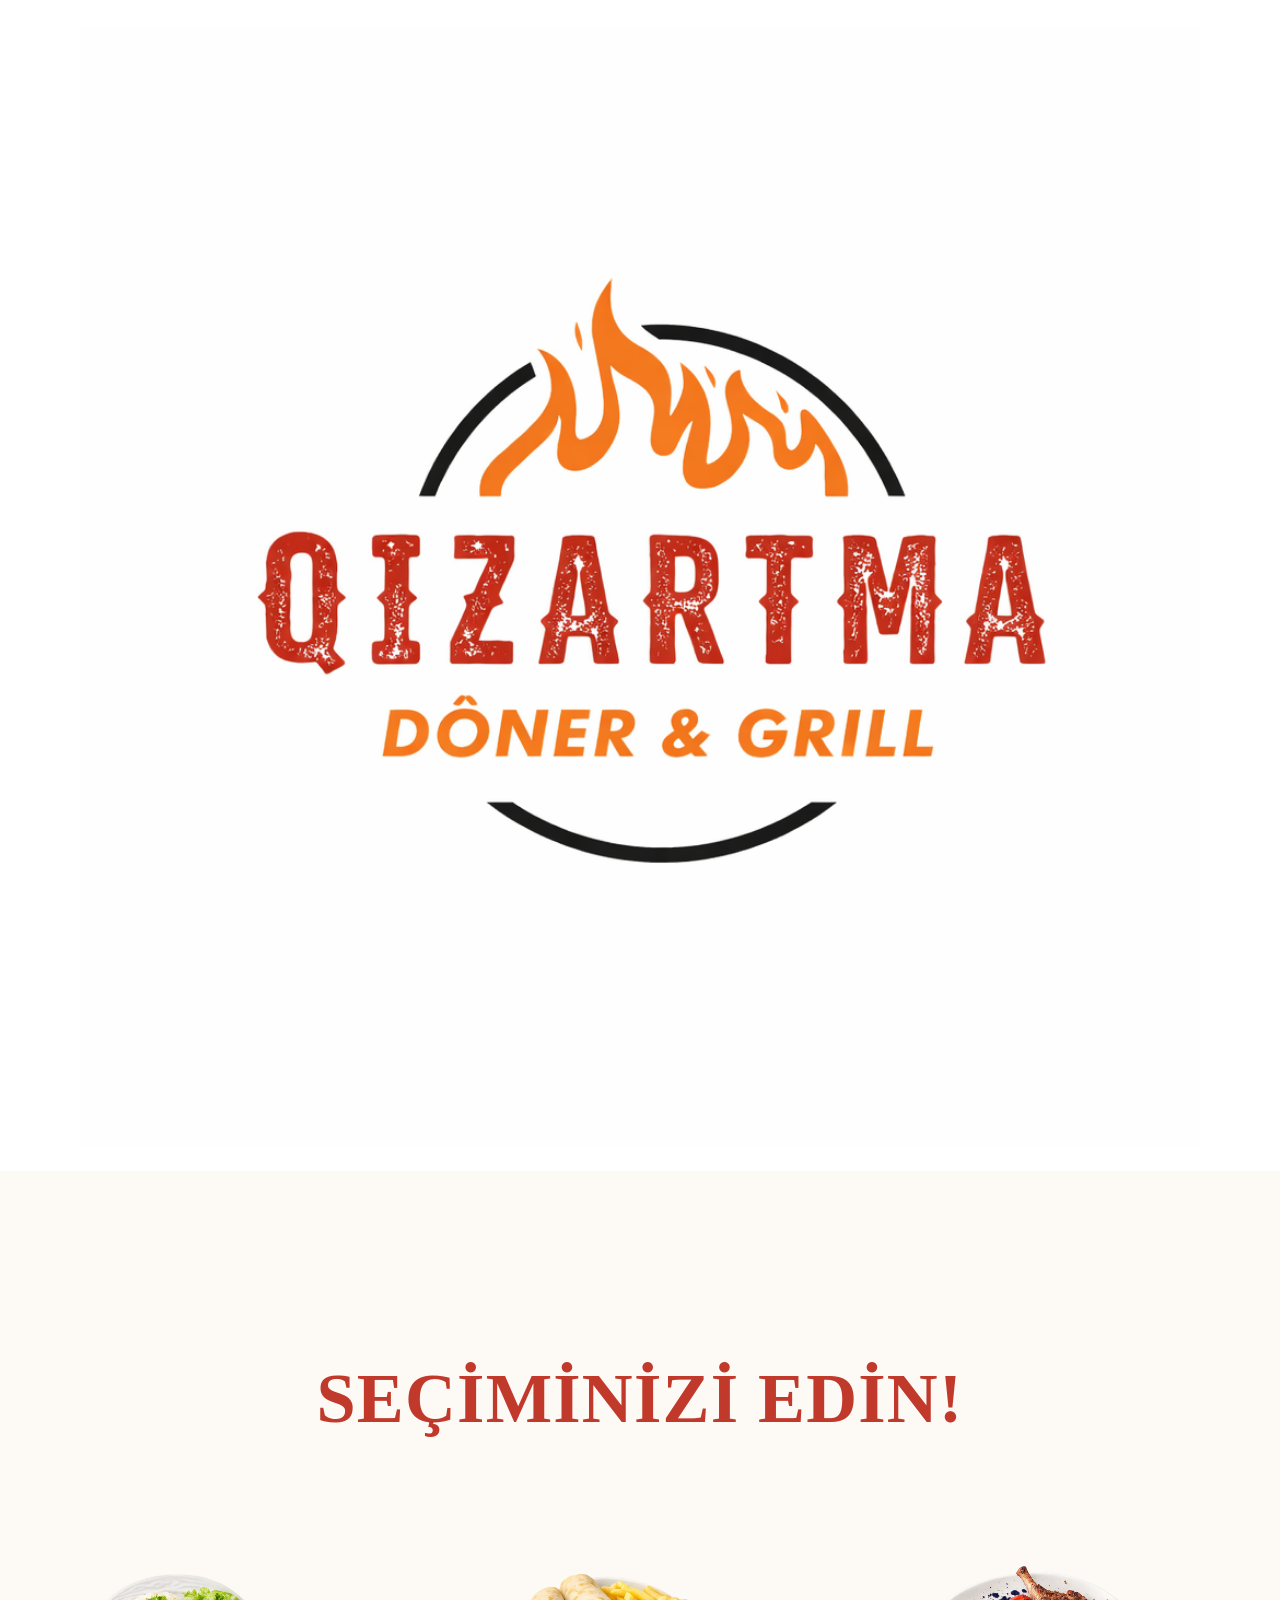
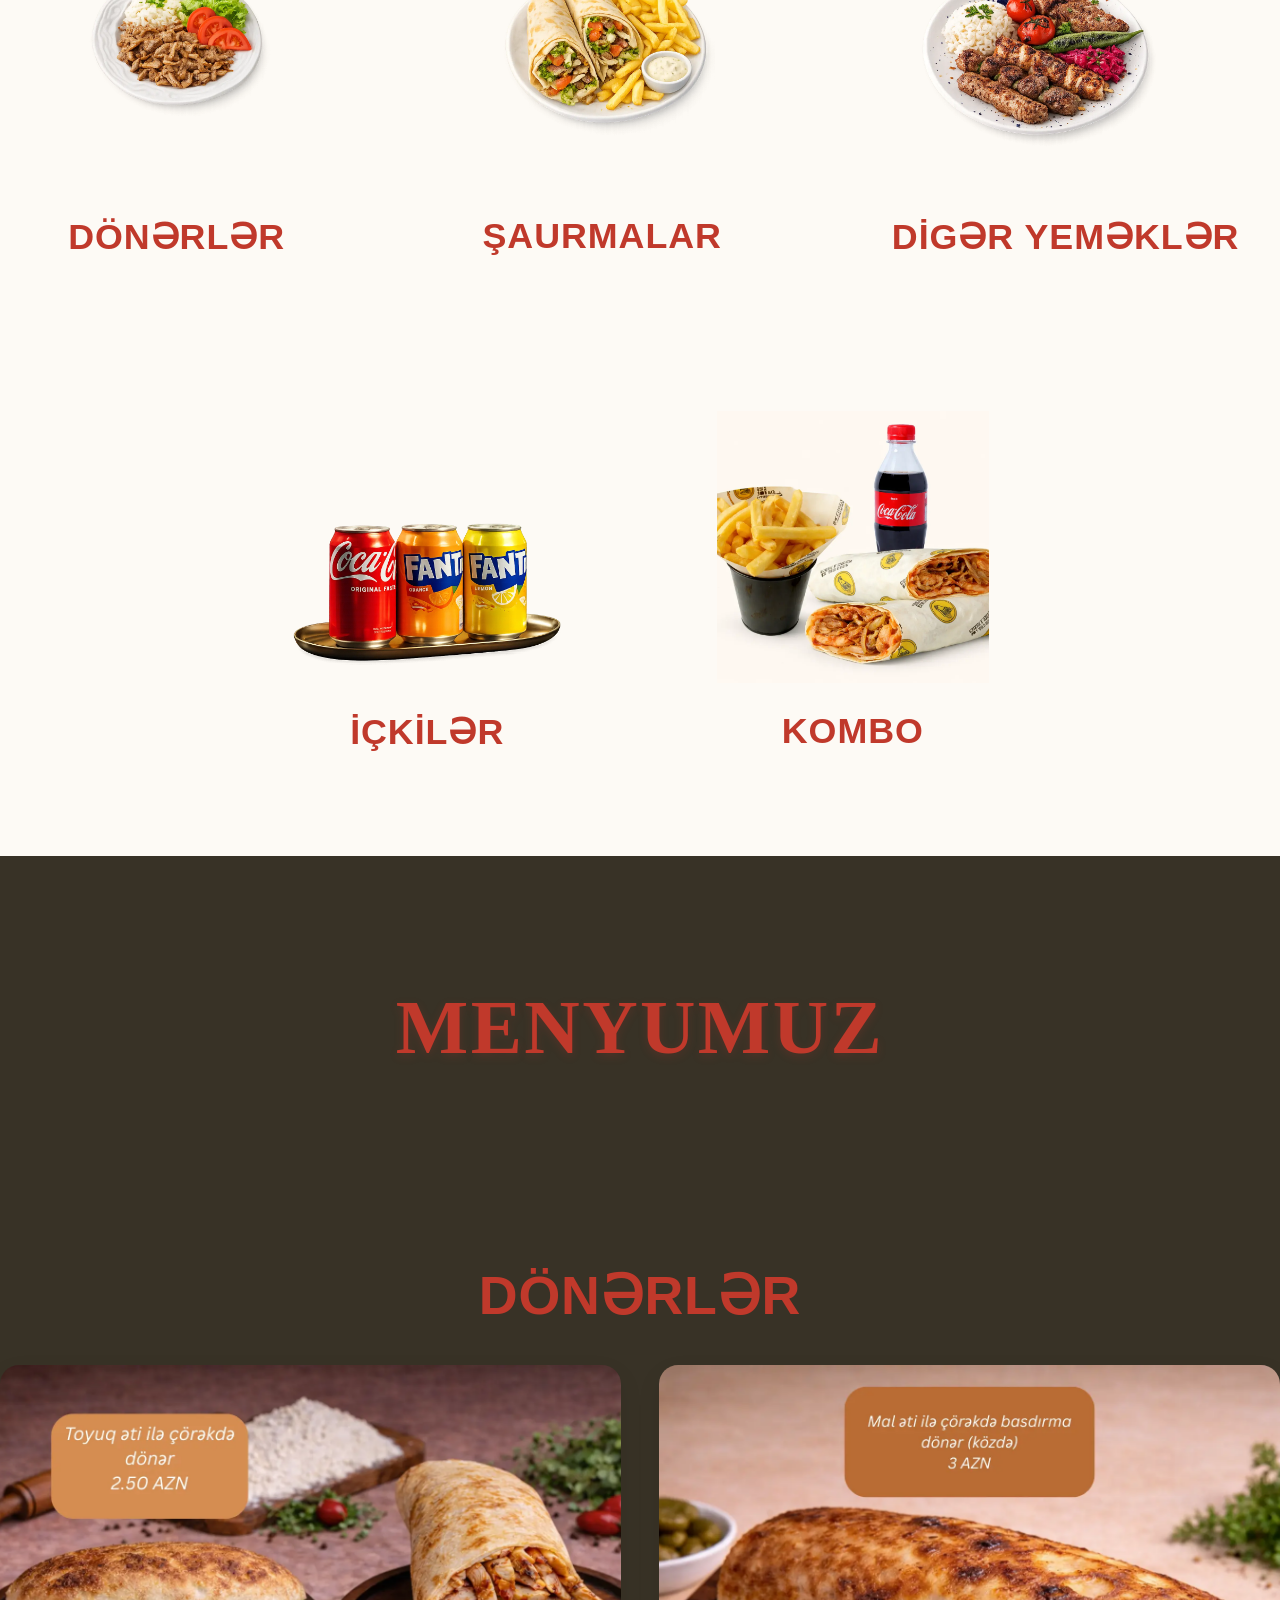
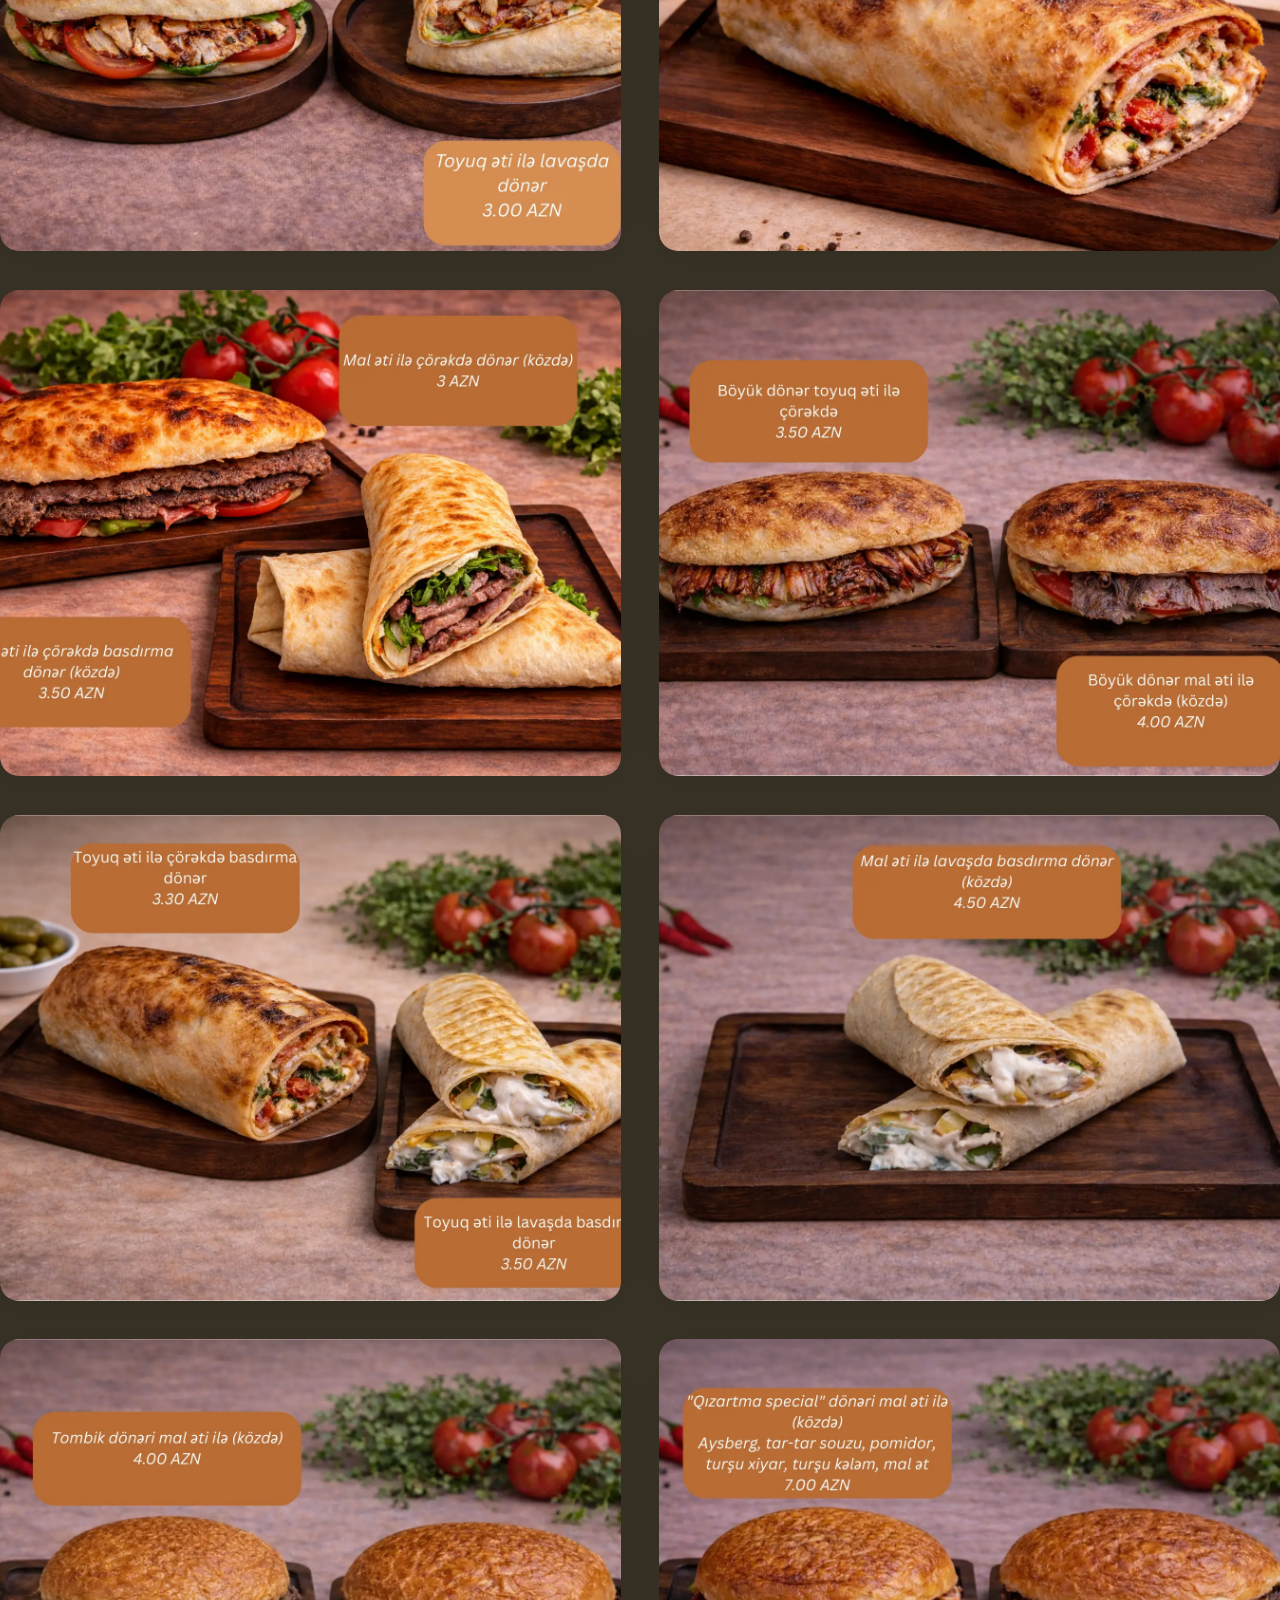
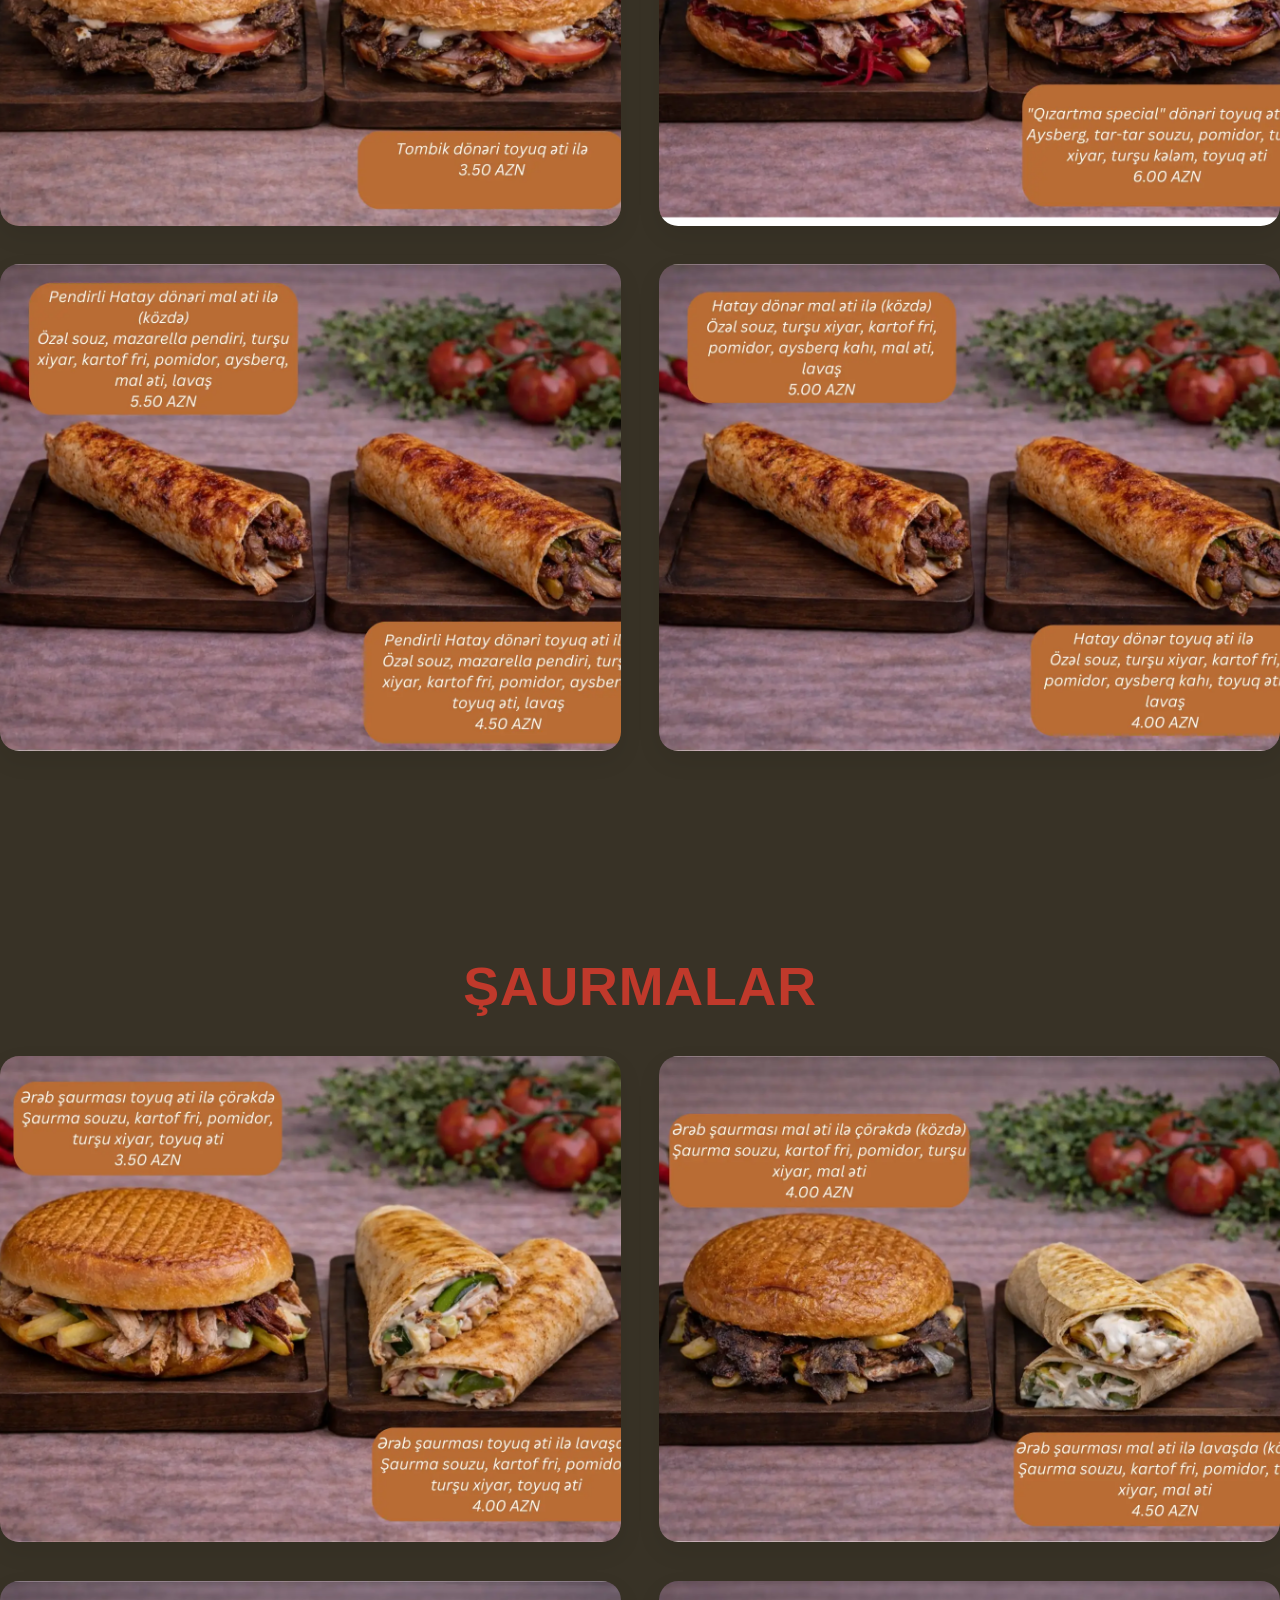
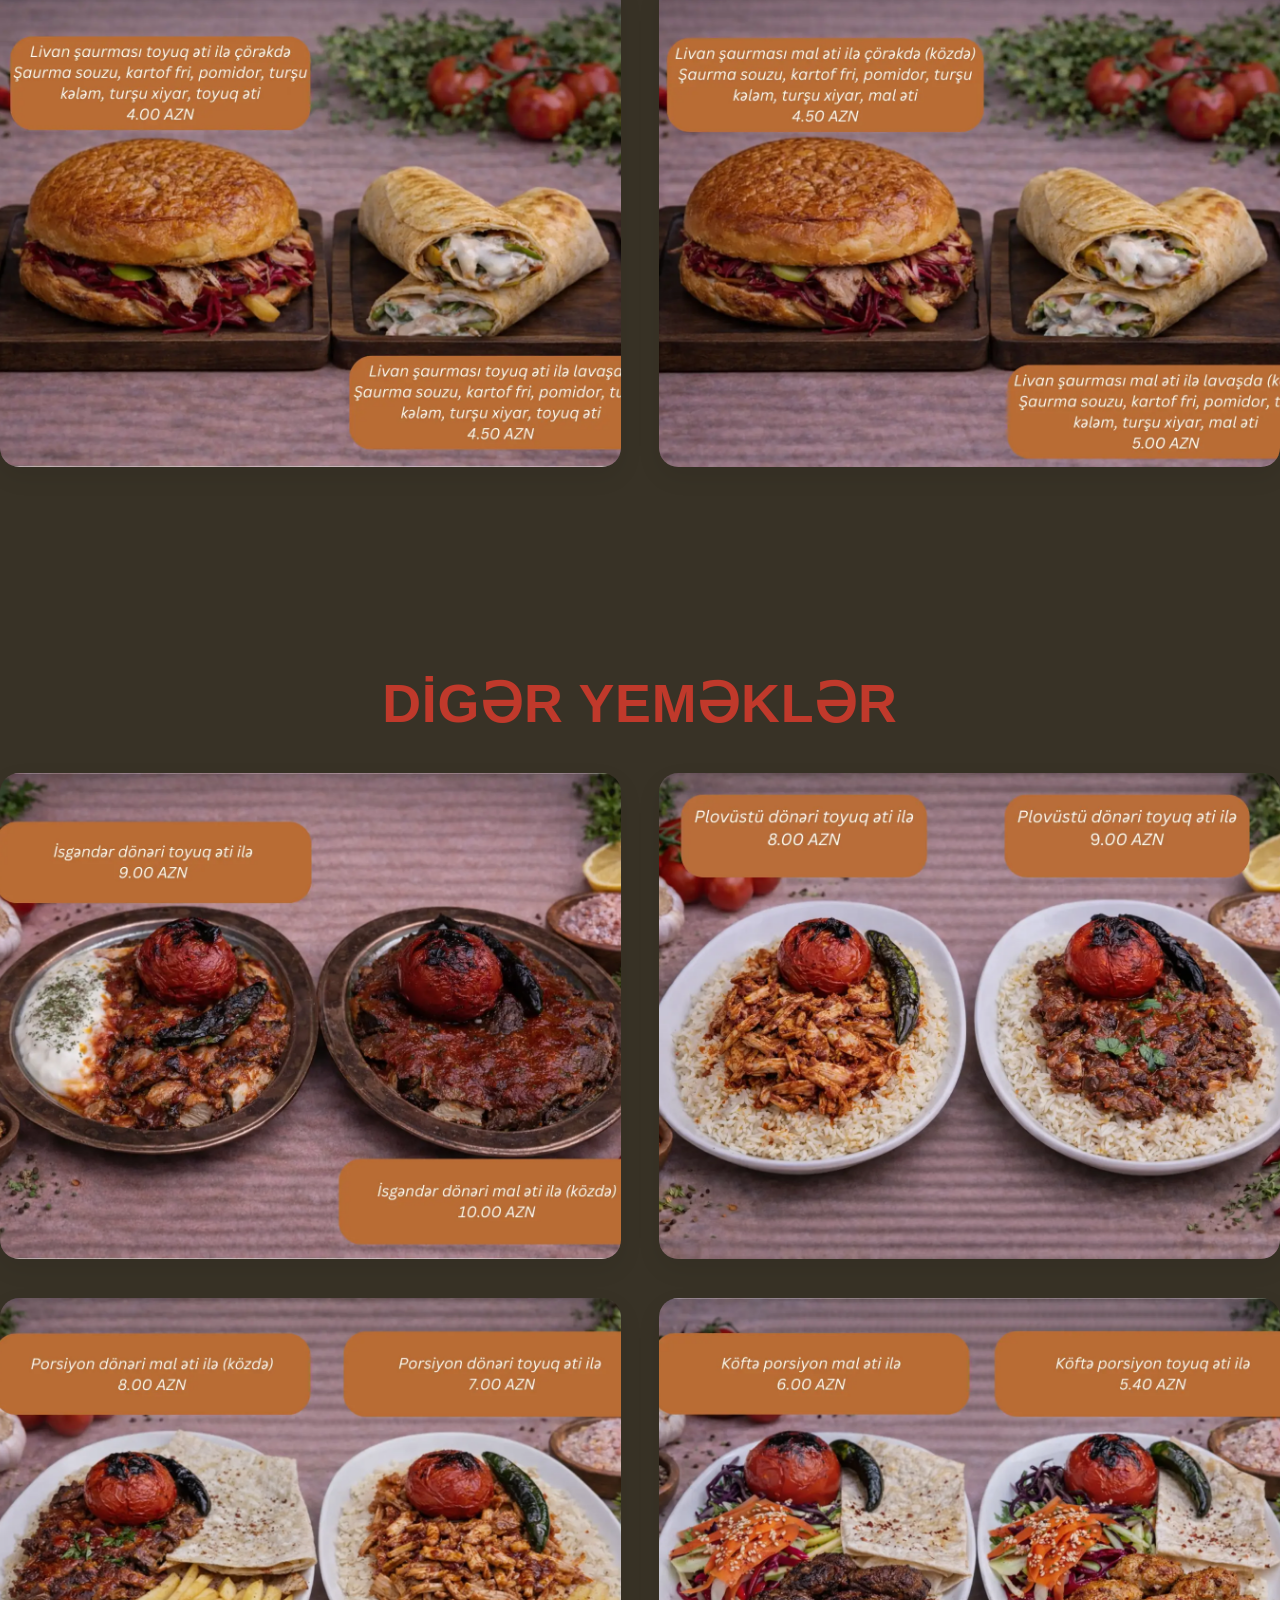
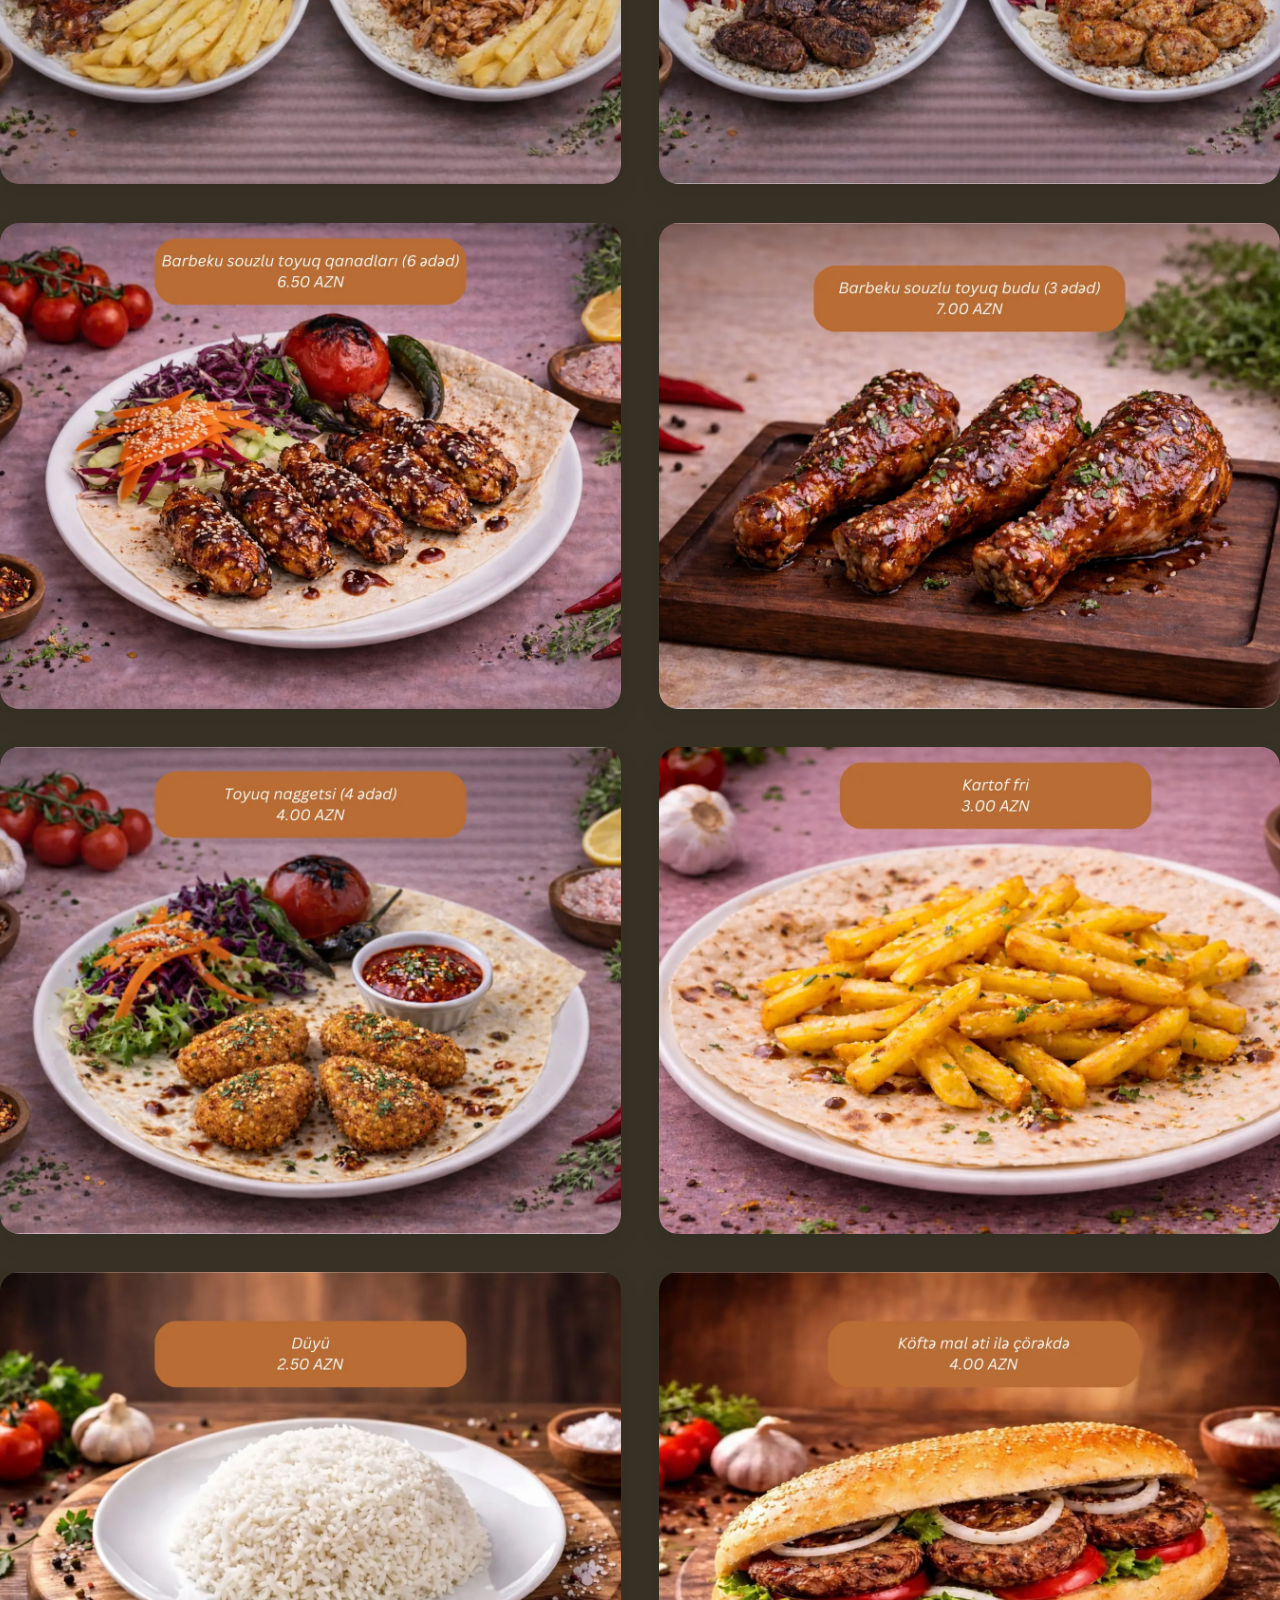
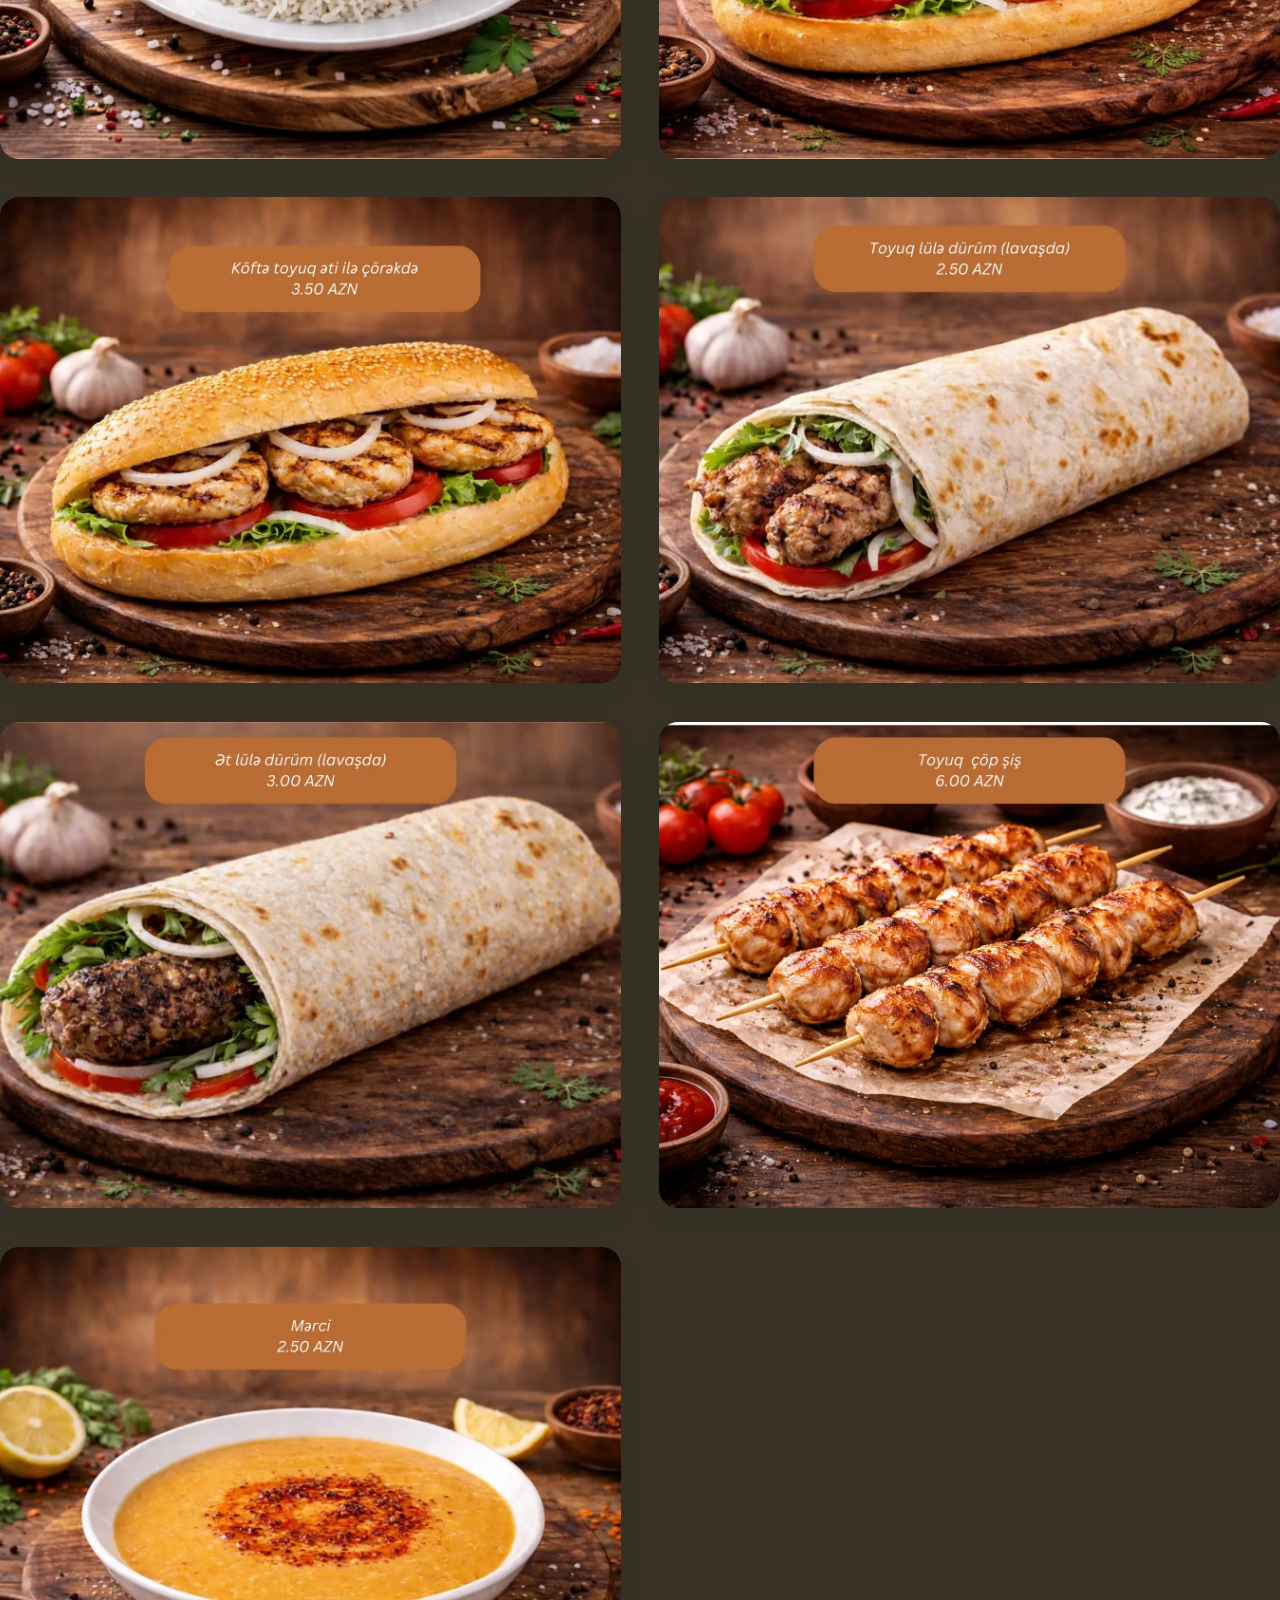
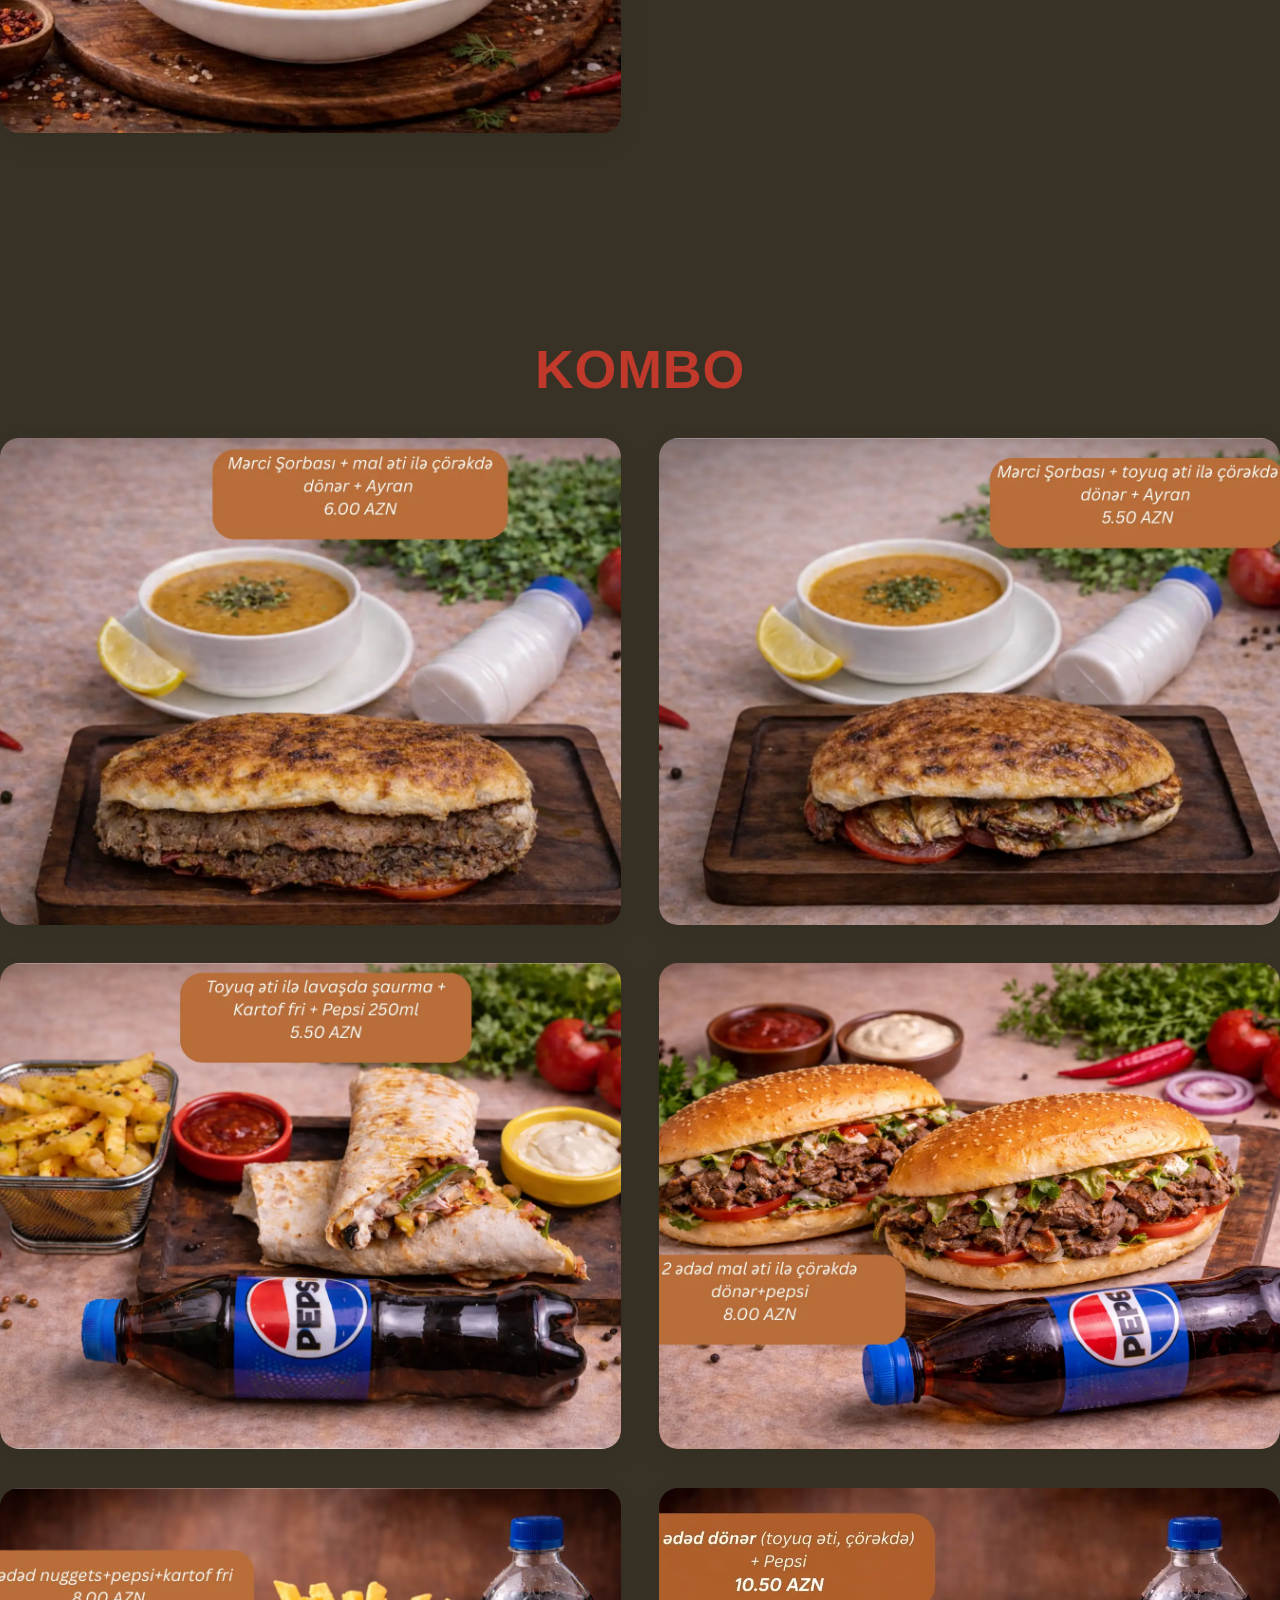
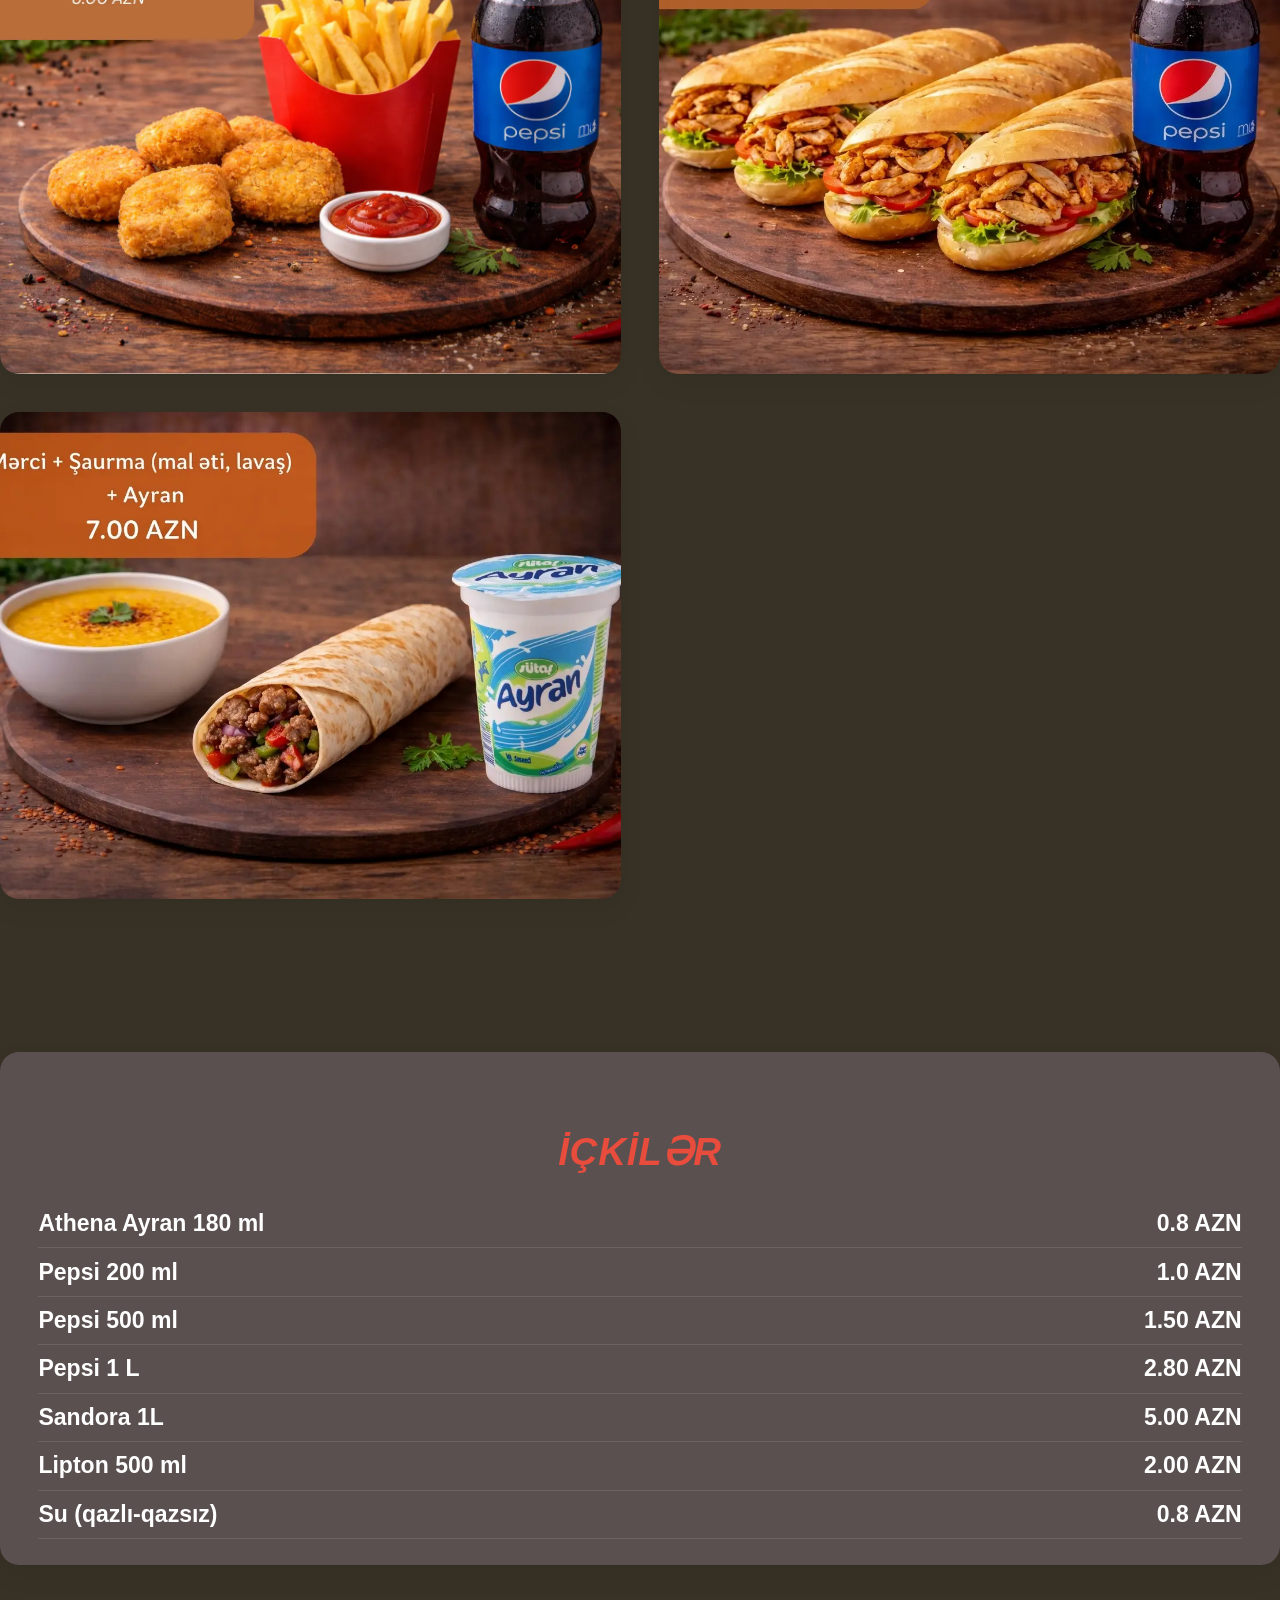
<file: index.html>
<!DOCTYPE html>
<html lang="az">
<head>
    <meta charset="UTF-8">
    <meta name="viewport" content="width=device-width, initial-scale=1.0">
    <title>Qızartma Dönər - Menyu</title>
    <link rel="icon" href="data:,">
    <!-- Font Awesome - səhifə yüklənəndən sonra yüklənir -->
    <link rel="preconnect" href="https://cdnjs.cloudflare.com">
    <link rel="stylesheet" href="https://cdnjs.cloudflare.com/ajax/libs/font-awesome/5.15.3/css/all.min.css" media="print" onload="this.media='all'">
    <noscript><link rel="stylesheet" href="https://cdnjs.cloudflare.com/ajax/libs/font-awesome/5.15.3/css/all.min.css"></noscript>

    <!-- Logo şəkli əvvəlcədən yüklənir -->
    <link rel="preload" as="image" href="images/Qizartma.png">
    <link rel="preload" as="image" href="images/Qizartma_mobile.png">

    <link rel="stylesheet" href="css/style.css">
</head>
<body>

<header>
    <div class="header-flex">
        <div class="logo-container">
            <img src="images/Qizartma.png" alt="Qızartma Dönər Logo" class="logo-img logo-desktop">
            <img src="images/Qizartma_mobile.png" alt="Qızartma Dönər Logo" class="logo-img logo-mobile">
        </div>
    </div>
</header>

<section class="hero">
    <div class="container">
        <h1 class="hero-title">SEÇİMİNİZİ EDİN!</h1>
        <p class="hero-subtitle"></p>

        <div class="flavor-grid">
            <a href="#donerler" class="flavor-item">
                <div class="flavor-circle">
                    <img src="images/Doner Basliq_new.webp" alt="Dönərlər" loading="lazy">
                </div>
                <span class="flavor-label">DÖNƏRLƏR</span>
            </a>

            <a href="#saurmalar" class="flavor-item">
                <div class="flavor-circle">
                    <img src="images/saurma basliq_new.webp" alt="Şaurmalar" loading="lazy">
                </div>
                <span class="flavor-label">ŞAURMALAR</span>
            </a>

            <a href="#diger" class="flavor-item">
                <div class="flavor-circle">
                    <img src="images/qairisiq kabab_new.webp" alt="Digər yeməklər" loading="lazy">
                </div>
                <span class="flavor-label">DİGƏR YEMƏKLƏR</span>
            </a>

            <a href="#ickiler" class="flavor-item">
                <div class="flavor-circle">
                    <img src="images/ickilerr_new.webp" alt="İçkilər" loading="lazy">
                </div>
                <span class="flavor-label">İçkilər</span>
            </a>
              <a href="#kombo" class="flavor-item">
                <div class="flavor-circle">
                   <img src="images/kombo icon1.webp" alt="Kombo" loading="lazy">
                </div>
                <span class="flavor-label">Kombo</span>
            </a>
            
        </div>
    </div>
</section>

<main class="menu-content">
    <div class="container">
        <h1 class="menu-main-title">MENYUMUZ</h1>

        <!-- Dönərlər -->
        <section id="donerler" class="menu-section">
            <h2>Dönərlər</h2>
            <div class="menu-grid">

                <div class="box">
                    <div class="image">
                        <img src="images/Toyuq əti ilə çörəkdə dönər 2.50 AZN_new.webp" alt="" loading="lazy">
                    </div>
                </div>

                <div class="box">
                    <div class="image">
                        <img src="images/Basdırma_new.webp" alt="" loading="lazy">
                    </div>
                </div>

                <div class="box">
                    <div class="image">
                        <img src="images/yeni 3_new.webp" alt="" loading="lazy">
                    </div>
                </div>

                <div class="box">
                    <div class="image">
                        <img src="images/yeni 5_new.webp" alt="" loading="lazy">
                    </div>
                </div>

                <div class="box">
                    <div class="image">
                        <img src="images/yeni 6_new.webp" alt="" loading="lazy">
                    </div>
                </div>

                <div class="box">
                    <div class="image">
                        <img src="images/yeni 8_new.webp" alt="" loading="lazy">
                    </div>
                </div>

                <div class="box">
                    <div class="image">
                        <img src="images/yeni 10_new.webp" alt="" loading="lazy">
                    </div>
                </div>

                <div class="box">
                    <div class="image">
                        <img src="images/yeni 12_new.webp" alt="" loading="lazy">
                    </div>
                </div>

                <div class="box">
                    <div class="image">
                        <img src="images/yeni 13_new.webp" alt="" loading="lazy">
                    </div>
                </div>

                <div class="box">
                    <div class="image">
                        <img src="images/yeni 14_new.webp" alt="" loading="lazy">
                    </div>
                </div>

            </div>
        </section>

        <!-- Şaurmalar -->
        <section id="saurmalar" class="menu-section">
            <h2>Şaurmalar</h2>
            <div class="menu-grid">

                <div class="box">
                    <div class="image">
                        <img src="images/yeni 15_new.webp" alt="" loading="lazy">
                    </div>
                </div>

                <div class="box">
                    <div class="image">
                        <img src="images/yeni 16_new.webp" alt="" loading="lazy">
                    </div>
                </div>

                <div class="box">
                    <div class="image">
                        <img src="images/yeni 17_new.webp" alt="" loading="lazy">
                    </div>
                </div>

                <div class="box">
                    <div class="image">
                        <img src="images/yeni 18_new.webp" alt="" loading="lazy">
                    </div>
                </div>

            </div>
        </section>

        <!-- Digər Yeməklər -->
        <section id="diger" class="menu-section">
            <h2>Digər Yeməklər</h2>
            <div class="menu-grid">

                <div class="box">
                    <div class="image">
                        <img src="images/iskender yeni_new.webp" alt="" loading="lazy">
                    </div>
                </div>

                <div class="box">
                    <div class="image">
                        <img src="images/pulov_new.webp" alt="" loading="lazy">
                    </div>
                </div>

                <div class="box">
                    <div class="image">
                        <img src="images/porsiyonn_new.webp" alt="" loading="lazy">
                    </div>
                </div>

                <div class="box">
                    <div class="image">
                        <img src="images/koftee_new.webp" alt="" loading="lazy">
                    </div>
                </div>

                <div class="box">
                    <div class="image">
                        <img src="images/qanad_new.webp" alt="" loading="lazy">
                    </div>
                </div>

                <div class="box">
                    <div class="image">
                        <img src="images/bud_new.webp" alt="" loading="lazy">
                    </div>
                </div>

                <div class="box">
                    <div class="image">
                        <img src="images/nuggets yeni_new.webp" alt="" loading="lazy">
                    </div>
                </div>

                <div class="box">
                    <div class="image">
                        <img src="images/frii_new.webp" alt="" loading="lazy">
                    </div>
                </div>

                <div class="box">
                    <div class="image">
                        <img src="images/duyuu_new.webp" alt="" loading="lazy">
                    </div>
                </div>

                <div class="box">
                    <div class="image">
                        <img src="images/kofte mal_new.webp" alt="" loading="lazy">
                    </div>
                </div>

                <div class="box">
                    <div class="image">
                        <img src="images/kofte toyuqq_new.webp" alt="" loading="lazy">
                    </div>
                </div>

                <div class="box">
                    <div class="image">
                        <img src="images/lule toyuq_new.webp" alt="" loading="lazy">
                    </div>
                </div>

                <div class="box">
                    <div class="image">
                        <img src="images/lule et_new.webp" alt="" loading="lazy">
                    </div>
                </div>

                <div class="box">
                    <div class="image">
                        <img src="images/çöp şiş_new.webp" alt="" loading="lazy">
                    </div>
                </div>

                <div class="box">
                    <div class="image">
                        <img src="images/merci yeni_new.webp" alt="" loading="lazy">
                    </div>
                </div>

            </div>
        </section>

           <!-- Kombo -->
        <section id="kombo" class="menu-section">
            <h2>Kombo</h2>
            <div class="menu-grid">

                <div class="box">
                    <div class="image">
                        <img src="images/kombo yeni 1.webp" alt="" loading="lazy">
                    </div>
                </div>

                <div class="box">
                    <div class="image">
                        <img src="images/kombo yeni 2.webp" alt="" loading="lazy">
                    </div>
                </div>

                <div class="box">
                    <div class="image">
                        <img src="images/kombo yeni 3.webp" alt="" loading="lazy">
                    </div>
                </div>
            
                <div class="box">
                    <div class="image">
                        <img src="images/kombo yeni 5.webp" alt="" loading="lazy">
                    </div>
                </div>

                <div class="box">
                    <div class="image">
                        <img src="images/kombo yeni 6.webp" alt="" loading="lazy">
                    </div>
                </div>

                 <div class="box">
                    <div class="image">
                        <img src="images/kombo 8.webp" alt="" loading="lazy">
                    </div>
                </div>

                 <div class="box">
                    <div class="image">
                        <img src="images/kombo 9.webp" alt="" loading="lazy">
                    </div>
                </div>
                
            </div>
        </section>


        <!-- İçkilər -->
       <section id="ickiler" class="menu-section">
    <div class="menu-grid">
        <div class="box icki-box">
            <h2>İçkilər</h2>
            <ul class="icki-list">
                <li><span>Athena Ayran 180 ml</span><span>0.8 AZN</span></li>
                <li><span>Pepsi 200 ml</span><span>1.0 AZN</span></li>
                <li><span>Pepsi 500 ml</span><span>1.50 AZN</span></li>
                <li><span>Pepsi 1 L</span><span>2.80 AZN</span></li>
                <li><span>Sandora 1L</span><span>5.00 AZN</span></li>
                <li><span>Lipton 500 ml</span><span>2.00 AZN</span></li>
                <li><span>Su (qazlı-qazsız)</span><span>0.8 AZN</span></li>
            </ul>
        </div>
    </div>
</section>

    </div>
</main>

<script src="https://unpkg.com/swiper/swiper-bundle.min.js" defer></script>
<script src="js/script.js" defer></script>

</body>
</html>
</file>
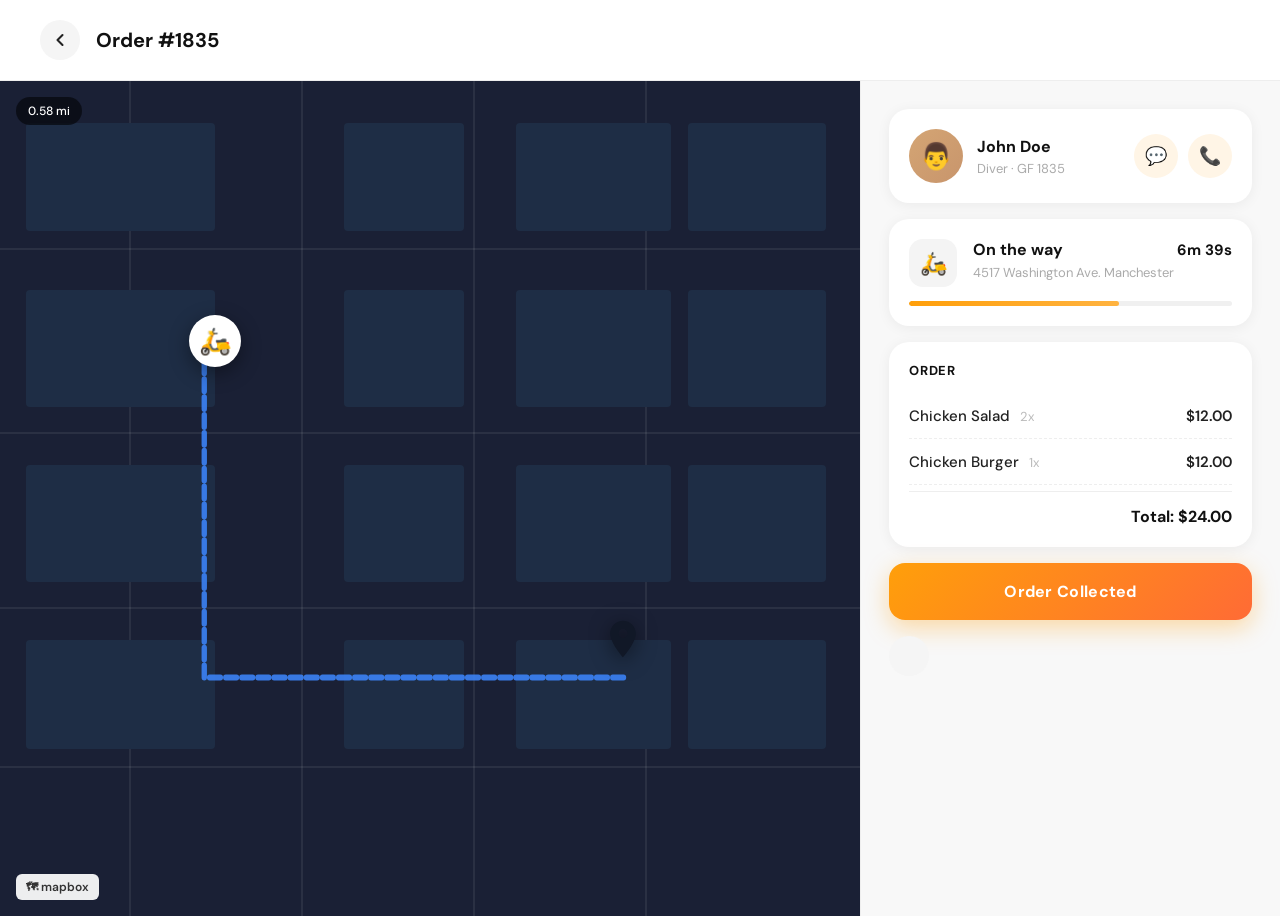
<file: order.html>
<!DOCTYPE html>
<html lang="az">
<head>
    <meta charset="UTF-8">
    <meta name="viewport" content="width=device-width, initial-scale=1.0">
    <title>Order Tracking</title>
    <link href="https://fonts.googleapis.com/css2?family=DM+Sans:wght@400;500;600;700&display=swap" rel="stylesheet">
    <style>
        
        * {
            margin: 0;
            padding: 0;
            box-sizing: border-box;
        }

        body {
            background: #f0f2f5;
            font-family: 'DM Sans', sans-serif;
            min-height: 100vh;
        }

        /* Header */
        .header {
            display: flex;
            align-items: center;
            gap: 16px;
            padding: 20px 40px;
            background: #fff;
            border-bottom: 1px solid #eee;
            box-shadow: 0 2px 12px rgba(0,0,0,0.05);
        }

        .back-btn {
            width: 40px;
            height: 40px;
            display: flex;
            align-items: center;
            justify-content: center;
            cursor: pointer;
            color: #222;
            border-radius: 50%;
            background: #f5f5f5;
            transition: background 0.2s;
        }

        .back-btn:hover {
            background: #eee;
        }

        .back-btn svg {
            width: 20px;
            height: 20px;
        }

        .header h2 {
            font-size: 20px;
            font-weight: 700;
            color: #111;
        }

        /* Main layout */
        .main {
            display: grid;
            grid-template-columns: 1fr 420px;
            gap: 0;
            height: calc(100vh - 65px);
        }

        /* Map side */
        .map-side {
            position: relative;
            overflow: hidden;
            background: #1a2035;
        }

        .map-grid {
            position: absolute;
            inset: 0;
        }

        .road-h {
            position: absolute;
            left: 0;
            right: 0;
            height: 2px;
            background: rgba(255,255,255,0.07);
        }

        .road-v {
            position: absolute;
            top: 0;
            bottom: 0;
            width: 2px;
            background: rgba(255,255,255,0.07);
        }

        .block {
            position: absolute;
            background: #1e2d45;
            border-radius: 4px;
        }

        .route-svg {
            position: absolute;
            inset: 0;
            width: 100%;
            height: 100%;
        }

        .courier-dot {
            position: absolute;
            top: 28%;
            left: 22%;
            width: 52px;
            height: 52px;
            background: #fff;
            border-radius: 50%;
            display: flex;
            align-items: center;
            justify-content: center;
            font-size: 26px;
            box-shadow: 0 6px 20px rgba(0,0,0,0.4);
            animation: bounce 2s ease-in-out infinite;
            z-index: 10;
        }

        @keyframes bounce {
            0%, 100% { transform: translateY(0); }
            50% { transform: translateY(-6px); }
        }

        .dest-pin {
            position: absolute;
            bottom: 30%;
            right: 25%;
            z-index: 10;
        }

        .dest-pin svg {
            width: 44px;
            height: 44px;
            filter: drop-shadow(0 4px 10px rgba(0,0,0,0.5));
        }

        .map-label {
            position: absolute;
            top: 16px;
            left: 16px;
            background: rgba(0,0,0,0.55);
            color: #fff;
            font-size: 12px;
            font-weight: 500;
            padding: 6px 12px;
            border-radius: 20px;
            backdrop-filter: blur(6px);
            z-index: 10;
        }

        .mapbox-badge {
            position: absolute;
            bottom: 16px;
            left: 16px;
            display: flex;
            align-items: center;
            gap: 5px;
            background: rgba(255,255,255,0.92);
            padding: 5px 10px;
            border-radius: 6px;
            z-index: 10;
        }

        .mapbox-badge span {
            font-size: 12px;
            font-weight: 600;
            color: #333;
        }

        /* Info side */
        .info-side {
            background: #f8f8f8;
            padding: 28px;
            overflow-y: auto;
            display: flex;
            flex-direction: column;
            gap: 16px;
            border-left: 1px solid #eee;
        }

        .card {
            background: #fff;
            border-radius: 20px;
            padding: 20px;
            box-shadow: 0 2px 14px rgba(0,0,0,0.06);
        }

        /* Courier card */
        .courier-card {
            display: flex;
            align-items: center;
            justify-content: space-between;
        }

        .courier-info {
            display: flex;
            align-items: center;
            gap: 14px;
        }

        .avatar {
            width: 54px;
            height: 54px;
            border-radius: 50%;
            background: linear-gradient(135deg, #d4a574, #c8956c);
            display: flex;
            align-items: center;
            justify-content: center;
            font-size: 26px;
        }

        .courier-text h4 {
            font-size: 16px;
            font-weight: 700;
            color: #111;
        }

        .courier-text p {
            font-size: 13px;
            color: #aaa;
            margin-top: 3px;
        }

        .action-btns {
            display: flex;
            gap: 10px;
        }

        .action-btn {
            width: 44px;
            height: 44px;
            border-radius: 50%;
            border: none;
            cursor: pointer;
            display: flex;
            align-items: center;
            justify-content: center;
            font-size: 18px;
            background: #fff5e6;
            transition: transform 0.2s, background 0.2s;
        }

        .action-btn:hover {
            transform: scale(1.1);
            background: #ffecd0;
        }

        /* Status card */
        .status-card {
            display: flex;
            align-items: flex-start;
            gap: 16px;
        }

        .status-icon {
            width: 48px;
            height: 48px;
            background: #f4f4f4;
            border-radius: 14px;
            display: flex;
            align-items: center;
            justify-content: center;
            font-size: 22px;
            flex-shrink: 0;
        }

        .status-info {
            flex: 1;
        }

        .status-row {
            display: flex;
            justify-content: space-between;
            align-items: center;
        }

        .status-info h4 {
            font-size: 16px;
            font-weight: 700;
            color: #111;
        }

        .eta {
            font-size: 15px;
            font-weight: 700;
            color: #111;
        }

        .status-info p {
            font-size: 13px;
            color: #aaa;
            margin-top: 4px;
        }

        .progress-bar {
            margin-top: 14px;
            height: 5px;
            background: #f0f0f0;
            border-radius: 5px;
            overflow: hidden;
        }

        .progress-fill {
            height: 100%;
            width: 65%;
            background: linear-gradient(90deg, #ff9f0a, #ffb340);
            border-radius: 5px;
            animation: prog 3s ease-in-out infinite alternate;
        }

        @keyframes prog {
            from { width: 60%; }
            to { width: 74%; }
        }

        /* Order card */
        .order-card h3 {
            font-size: 13px;
            font-weight: 700;
            color: #111;
            text-transform: uppercase;
            letter-spacing: 0.8px;
            margin-bottom: 14px;
        }

        .order-item {
            display: flex;
            justify-content: space-between;
            align-items: center;
            padding: 12px 0;
            border-bottom: 1px dashed #eee;
        }

        .order-item:last-of-type {
            border-bottom: none;
        }

        .item-name {
            font-size: 15px;
            color: #222;
            font-weight: 500;
        }

        .item-qty {
            font-size: 13px;
            color: #bbb;
            margin-left: 6px;
        }

        .item-price {
            font-size: 15px;
            font-weight: 600;
            color: #222;
        }

        .order-total {
            display: flex;
            justify-content: flex-end;
            padding-top: 14px;
            border-top: 1px solid #eee;
            margin-top: 6px;
        }

        .total-text {
            font-size: 16px;
            font-weight: 700;
            color: #111;
        }

        /* Collect button */
        .collect-btn {
            width: 100%;
            padding: 18px;
            background: linear-gradient(135deg, #ff9f0a, #ff6b35);
            color: #fff;
            font-size: 16px;
            font-weight: 700;
            font-family: 'DM Sans', sans-serif;
            border: none;
            border-radius: 16px;
            cursor: pointer;
            letter-spacing: 0.3px;
            box-shadow: 0 8px 24px rgba(255, 159, 10, 0.35);
            transition: transform 0.2s, box-shadow 0.2s;
        }

        .collect-btn:hover {
            transform: translateY(-2px);
            box-shadow: 0 12px 30px rgba(255, 159, 10, 0.45);
        }

        .collect-btn:active {
            transform: translateY(0);
        }
    </style>
</head>
<body>

    <!-- Header -->
    <div class="header">
        <div class="back-btn">
            <svg viewBox="0 0 24 24" fill="none" stroke="currentColor" stroke-width="2.5" stroke-linecap="round" stroke-linejoin="round">
                <path d="M15 18l-6-6 6-6"/>
            </svg>
        </div>
        <h2>Order #1835</h2>
    </div>

    <!-- Main -->
    <div class="main">

        <!-- Map -->
        <div class="map-side">
            <div class="map-grid">
                <div class="road-h" style="top:20%"></div>
                <div class="road-h" style="top:42%"></div>
                <div class="road-h" style="top:63%"></div>
                <div class="road-h" style="top:82%"></div>

                <div class="road-v" style="left:15%"></div>
                <div class="road-v" style="left:35%"></div>
                <div class="road-v" style="left:55%"></div>
                <div class="road-v" style="left:75%"></div>

                <div class="block" style="top:5%;left:3%;width:22%;height:13%"></div>
                <div class="block" style="top:5%;left:40%;width:14%;height:13%"></div>
                <div class="block" style="top:5%;left:60%;width:18%;height:13%"></div>
                <div class="block" style="top:5%;left:80%;width:16%;height:13%"></div>

                <div class="block" style="top:25%;left:3%;width:22%;height:14%"></div>
                <div class="block" style="top:25%;left:40%;width:14%;height:14%"></div>
                <div class="block" style="top:25%;left:60%;width:18%;height:14%"></div>
                <div class="block" style="top:25%;left:80%;width:16%;height:14%"></div>

                <div class="block" style="top:46%;left:3%;width:22%;height:14%"></div>
                <div class="block" style="top:46%;left:40%;width:14%;height:14%"></div>
                <div class="block" style="top:46%;left:60%;width:18%;height:14%"></div>
                <div class="block" style="top:46%;left:80%;width:16%;height:14%"></div>

                <div class="block" style="top:67%;left:3%;width:22%;height:13%"></div>
                <div class="block" style="top:67%;left:40%;width:14%;height:13%"></div>
                <div class="block" style="top:67%;left:60%;width:18%;height:13%"></div>
                <div class="block" style="top:67%;left:80%;width:16%;height:13%"></div>
            </div>

            <svg class="route-svg" viewBox="0 0 800 700" preserveAspectRatio="none">
                <path d="M 190 220 L 190 500 L 580 500"
                      stroke="#3B82F6"
                      stroke-width="5"
                      fill="none"
                      stroke-linecap="round"
                      stroke-dasharray="10 5"
                      opacity="0.9"/>
            </svg>

            <div class="courier-dot">🛵</div>

            <div class="dest-pin">
                <svg viewBox="0 0 24 24" fill="#111827">
                    <path d="M12 2C8.13 2 5 5.13 5 9c0 5.25 7 13 7 13s7-7.75 7-13c0-3.87-3.13-7-7-7zm0 9.5c-1.38 0-2.5-1.12-2.5-2.5s1.12-2.5 2.5-2.5 2.5 1.12 2.5 2.5-1.12 2.5-2.5 2.5z"/>
                </svg>
            </div>

            <div class="map-label">0.58 mi</div>

            <div class="mapbox-badge">
                <span>🗺 mapbox</span>
            </div>
        </div>

        <!-- Info Panel -->
        <div class="info-side">

            <!-- Courier -->
            <div class="card courier-card">
                <div class="courier-info">
                    <div class="avatar">👨</div>
                    <div class="courier-text">
                        <h4>John Doe</h4>
                        <p>Diver · GF 1835</p>
                    </div>
                </div>
                <div class="action-btns">
                    <button class="action-btn">💬</button>
                    <button class="action-btn">📞</button>
                </div>
            </div>

            <!-- Status -->
            <div class="card">
                <div class="status-card">
                    <div class="status-icon">🛵</div>
                    <div class="status-info">
                        <div class="status-row">
                            <h4>On the way</h4>
                            <span class="eta">6m 39s</span>
                        </div>
                        <p>4517 Washington Ave. Manchester</p>
                    </div>
                </div>
                <div class="progress-bar">
                    <div class="progress-fill"></div>
                </div>
            </div>

            <!-- Order -->
            <div class="card order-card">
                <h3>Order</h3>
                <div class="order-item">
                    <div>
                        <span class="item-name">Chicken Salad</span>
                        <span class="item-qty">2x</span>
                    </div>
                    <span class="item-price">$12.00</span>
                </div>
                <div class="order-item">
                    <div>
                        <span class="item-name">Chicken Burger</span>
                        <span class="item-qty">1x</span>
                    </div>
                    <span class="item-price">$12.00</span>
                </div>
                <div class="order-total">
                    <span class="total-text">Total: $24.00</span>
                </div>
            </div>

            <!-- Button -->
            <button class="collect-btn">Order Collected</button>
            <div class="back-btn" onclick="history.back()">
    <svg ... > ... </svg>

        </div>
    </div>

</body>
</html>
</file>
<file: css/style.css>
@media (min-width: 769px) {
  html {
    zoom: 0.8;
  }
}
body {
    background: #383226 !important; 
    color: #2c1a0d;
    font-family: 'Nunito', sans-serif;
    margin: 0;
    padding: 0;
}

header {
    background: white;
    padding: 2rem 0;
    box-shadow: 0 4px 15px rgba(0,0,0,0.06);
}

.header-flex {
    display: flex;
    justify-content: space-between;
    align-items: center;
    max-width: 1400px;
    margin: 0 auto;
    padding: 0 4rem;
}

.logo-container {
    flex: 1;
    text-align: center;
}

.logo-circle {
    width: 100px;                
    height: 100px;
    border-radius: 50%;
    background: linear-gradient(135deg, #ff6b35, #c0392b);
    display: flex;
    align-items: center;
    justify-content: center;
    margin: 0 auto 0.8rem;
    box-shadow: 0 6px 20px rgba(192,57,43,0.25);
    overflow: hidden;
    border: 4px solid white;
}

.logo-img {
    width: 100%;
    height: 100%;
    height: auto;
    object-fit: contain;
    display: block;
}

.logo-text {
    font-size: 2.8rem;           
    font-weight: bold;
    color: #c0392b;
    letter-spacing: 1px;
    text-transform: uppercase;
}

.icons {
    display: flex;
    align-items: center;
    gap: 2rem;
}

.favorites-wrapper {
    position: relative;
}

.favorites-count {
    position: absolute;
    top: -6px;
    right: -6px;
    background: #e74c3c;
    color: white;
    font-size: 1.1rem;
    width: 20px;
    height: 20px;
    border-radius: 50%;
    display: flex;
    align-items: center;
    justify-content: center;
}

.hero {
    padding: 10rem 0 8rem;
    text-align: center;
    background: #fdfaf5; 
}

.hero-title {
    font-size: 5.5rem;
    font-weight: 900;
    color: #c0392b;
    margin-bottom: 1.2rem;
    letter-spacing: 1.5px;
    text-transform: uppercase;
    font-family: 'Playfair Display', serif; 
}

.hero-subtitle {
    font-size: 2.2rem;
    color: #444;
    margin-bottom: 6rem;
    font-weight: 400;
    letter-spacing: 0.5px;
}

.flavor-grid {
    display: flex;
    justify-content: center;
    gap: 12rem; 
    flex-wrap: wrap;
}

.flavor-item {
    text-decoration: none;
    color: inherit;
    text-align: center;
}

/* ✅ DÜZƏLİŞ 1: border-radius: 0, overflow: visible - şəkil yuvarlaq kəsilmir */
.flavor-circle {
    width: 340px;                
    height: 340px;
    border-radius: 0;
    overflow: visible;
    background: transparent;
    border: none;
    box-shadow: none;
    transition: transform 0.4s ease;
    display: flex;
    align-items: center;
    justify-content: center;
}

.flavor-circle img {
    width: 100%;
    height: 100%;
    object-fit: cover;            
    object-position: center;      
    display: block;
}

.flavor-item:hover .flavor-circle {
    transform: scale(1.07);
}

.flavor-label {
    display: block;
    margin-top: 2.2rem;
    font-size: 2.8rem;
    font-weight: 700;
    color: #c0392b;
    letter-spacing: 1.2px;
    text-transform: uppercase;
}

.menu-content {
    padding-top: 4rem;
}

.menu-section {
    padding: 6rem 0;
}

.menu-section h2 {
    font-size: 4.2rem;
    color: #c0392b;
    text-align: center;
    margin: 4rem 0 3rem;
    font-weight: 700;
    letter-spacing: 1px;
    text-transform: uppercase;
}

.menu-main-title {
    font-size: 6rem;                    
    font-weight: 900;
    color: #c0392b;                  
    text-align: center;
    margin: 6rem 0 5rem;
    letter-spacing: 3px;
    text-transform: uppercase;
    font-family: 'Playfair Display', serif; 
    text-shadow: 0 4px 12px rgba(192,57,43,0.2);
}

.menu-grid {
    display: grid;
    grid-template-columns: repeat(auto-fit, minmax(40rem, 1fr));
    gap: 3rem;
}

.box {
    position: relative;
    border-radius: 1.5rem;
    overflow: hidden;
    box-shadow: 0 12px 30px rgba(0,0,0,0.08);
    transition: transform 0.3s, box-shadow 0.3s;
}

.box:hover {
    transform: translateY(-12px);
    box-shadow: 0 20px 40px rgba(0,0,0,0.15);
}

.box .image {
    height: 38rem;
    position: relative;
}

.box .image img {
    width: 100%;
    height: 100%;
    object-fit: cover;
    transition: transform 0.4s;
}

.clean-img {
    width: 100%;
    height: 100%;
    object-fit: contain;               
    object-position: center;
    background: transparent;
    display: block;
}

.box:hover .image img {
    transform: scale(1.06);
}

.box .image .fa-heart {
    position: absolute;
    top: 50%;
    left: 50%;
    transform: translate(-50%, -50%);
    z-index: 10;
    background: rgba(255,255,255,0.92);
    border-radius: 50%;
    width: 7rem;
    height: 7rem;
    line-height: 7rem;
    font-size: 3.2rem;
    color: #444;
    box-shadow: 0 10px 25px rgba(0,0,0,0.25);
    transition: all 0.4s ease;
}

.box .image .fa-heart:hover,
.box .image .fa-heart.favorited {
    color: #e74c3c !important;
    transform: translate(-50%, -50%) scale(1.2);
    background: white;
    box-shadow: 0 15px 35px rgba(231,76,60,0.4);
}

.box .info {
    padding: 2rem;
    text-align: center;
}

.box .info .stars {
    font-size: 1.8rem;
    color: var(--green);
    margin-bottom: 1rem;
}

.box .info h3 {
    font-size: 2.4rem;
    margin-bottom: 1rem;
}

.box .info .price {
    font-size: 2.8rem;
    color: var(--green);
    font-weight: bold;
}

#ickiler .box .image {
    height: 820px;
}

#ickiler .box .image img {
    object-fit: contain;    
    width: 100%;
    height: 100%;
}

#ickiler .box .content {
    padding: 1.5rem;        
    text-align: center;
}

.logo-mobile {
    display: none;
}

@media (max-width: 768px) {
    header {
        padding: 0;
        width: 100%;
        height: 100vh;
        overflow: hidden;
        display: flex;
        align-items: center;
        justify-content: center;
    }
    .header-flex {
        padding: 0;
        width: 100%;
        box-sizing: border-box;
    }
    .logo-mobile {
        display: block;
        width: 100%;
        height: 100%;
        object-fit: contain;
        margin: 0;
    }
    .logo-container {
        padding: 0;
        width: 100%;
    }
    .hero {
        padding: 3rem 1rem 2rem;
    }
    .hero-title {
        font-size: 2.8rem;
    }
    .hero-subtitle {
        font-size: 1.6rem;
        margin-bottom: 3rem;
    }

    /* ✅ DÜZƏLİŞ 2: grid oldu ki 2x2 düzülsün */
    .flavor-grid {
        display: grid;
        grid-template-columns: 1fr 1fr;
        gap: 2rem;
        padding: 0 1rem;
        justify-items: center;
    }

    /* ✅ DÜZƏLİŞ 3: Digər Yeməklər tam ortada */
    .flavor-item:nth-child(3) {
        grid-column: 1 / -1;
        display: flex;
        flex-direction: column;
        align-items: center;
        text-align: center;
        width: 100%;
    }

    .flavor-circle {
        width: 130px;
        height: 130px;
    }
    .flavor-label {
        font-size: 1.2rem;
        margin-top: 0.8rem;
    }
    .menu-main-title {
        font-size: 3rem;
        margin: 2rem 0;
        letter-spacing: 1px;
    }
    .menu-section h2 {
        font-size: 2.2rem;
        margin: 1.5rem 0 2rem;
    }
    .menu-section {
        padding: 2rem 0;
    }
    .menu-grid {
        grid-template-columns: 1fr;
        gap: 1.5rem;
        padding: 0 1rem;
    }
    .box .image {
        height: auto;
        min-height: 20rem;
        background: #2a1f14;
    }
    .box .image img {
        object-fit: contain;
        object-position: center;
    }
    #ickiler .box .image {
    height: auto;
    width: 100%;
    overflow: visible;
}

    #ickiler .box .image img {
    object-fit: contain;
    width: 100%;
    height: auto;
}
    .logo-desktop {
        display: none;
    }
    .logo-mobile {
        display: block;
    }
  .icki-list li {
    font-size: 1rem;
    padding: 0.8rem 0;
    flex-wrap: wrap;
    white-space: normal;
}
.icki-box {
    padding: 1.2rem 1.5rem;
}
.icki-box h2 {
    font-size: 2rem;
}
}
.icki-box {
    background: #5a5050;
    padding: 2rem 3rem;
    border-radius: 1.5rem;
}

.icki-box h2 {
    color: #e74c3c;
    font-style: italic;
    text-align: center;
    font-size: 3rem;
    margin-bottom: 2rem;
}

.icki-list {
    list-style: none;
    padding: 0;
    margin: 0;
}

.icki-list li {
    display: flex;
    justify-content: space-between;
    color: white;
    font-weight: bold;
    font-size: 1.8rem;
    padding: 0.8rem 0;
    border-bottom: 1px solid rgba(255,255,255,0.1);
}
</file>
